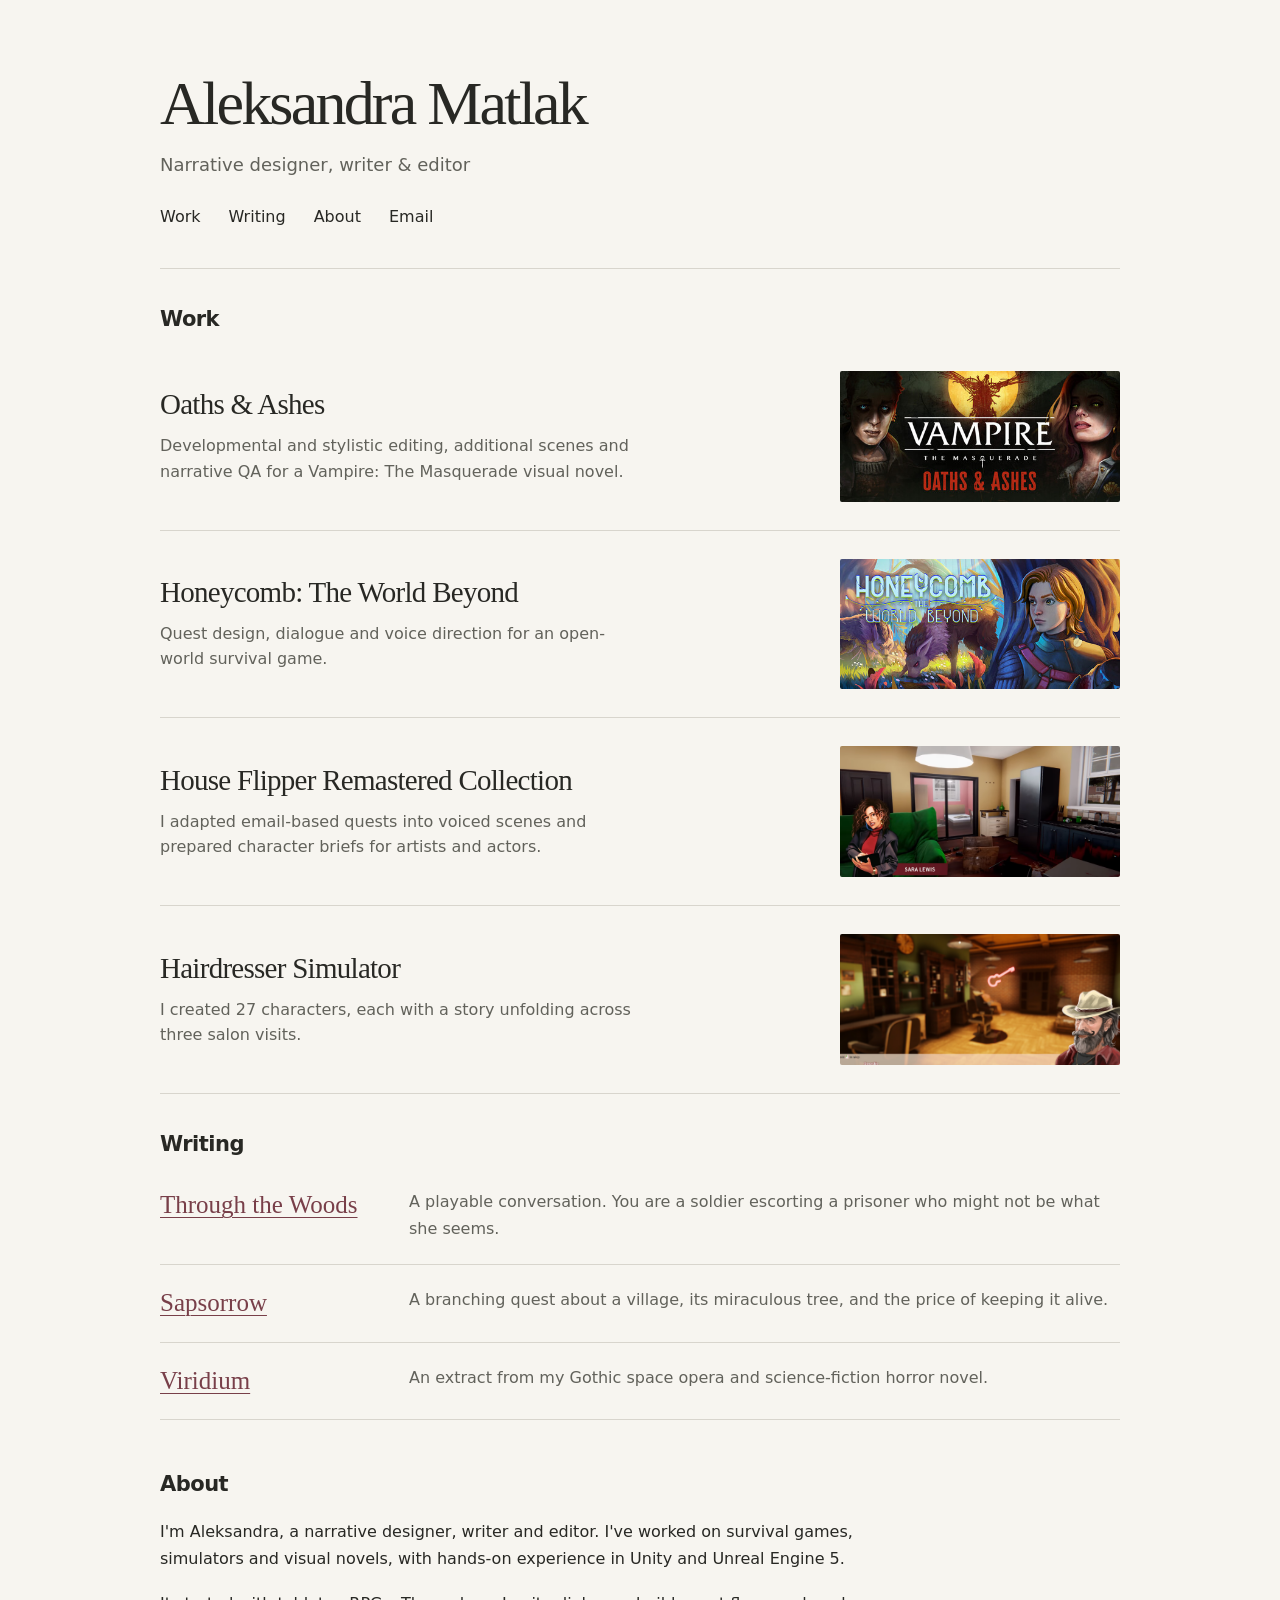
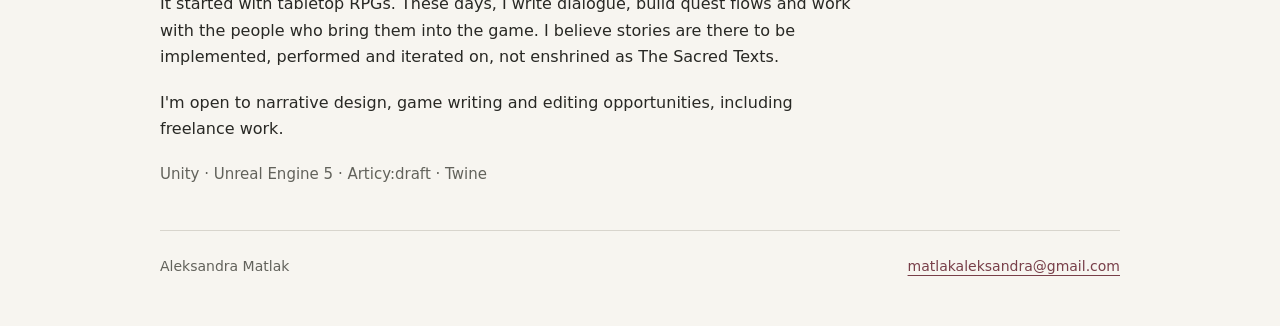
<file: index.html>
<!doctype html>
<html lang="en">
<head>
<meta charset="utf-8">
<meta name="viewport" content="width=device-width, initial-scale=1">
<title>Narrative designer, writer &amp; editor | Aleksandra Matlak</title>
<meta name="description" content="Game writing, narrative design and editing by Aleksandra Matlak. Explore commercial projects, playable dialogue and original fiction.">
<meta name="theme-color" content="#f7f5f0">
<meta name="google-site-verification" content="Sq1a5SdJUT8rtJiUaoS3WT-O1r0nAJLuoCb0HXONKi4">
<link rel="icon" href="assets/favicon.svg" type="image/svg+xml">
<link rel="stylesheet" href="styles.css">
</head>
<body>
<a class="skip-link" href="#main">Skip to content</a>
<div class="shell">
<header class="masthead"><h1>Aleksandra Matlak</h1><p class="role">Narrative designer, writer &amp; editor</p><nav class="nav" aria-label="Main"><a href="#work">Work</a><a href="#writing">Writing</a><a href="#about">About</a><a href="mailto:matlakaleksandra@gmail.com">Email</a></nav></header>
<main id="main"><section class="home-section" id="work" aria-labelledby="work-title"><h2 id="work-title">Work</h2><article class="project"><div><h3><a href="oaths-and-ashes.html">Oaths &amp; Ashes</a></h3><p>Developmental and stylistic editing, additional scenes and narrative QA for a Vampire: The Masquerade visual novel.</p></div><img src="assets/oaths-and-ashes.jpg" alt="Vampire: The Masquerade – Oaths &amp; Ashes cover artwork" width="460" height="215" fetchpriority=high></article><article class="project"><div><h3><a href="honeycomb.html">Honeycomb: The World Beyond</a></h3><p>Quest design, dialogue and voice direction for an open-world survival game.</p></div><img src="assets/honeycomb.jpg" alt="Honeycomb: The World Beyond cover artwork" width="460" height="215" loading=lazy></article><article class="project"><div><h3><a href="house-flipper.html">House Flipper Remastered Collection</a></h3><p>I adapted email-based quests into voiced scenes and prepared character briefs for artists and actors.</p></div><img src="assets/saralewishf.png" alt="A character scene from House Flipper Remastered Collection" width="460" height="215" loading=lazy></article><article class="project"><div><h3><a href="hairdresser-simulator.html">Hairdresser Simulator</a></h3><p>I created 27 characters, each with a story unfolding across three salon visits.</p></div><img src="assets/geordiehairdresser.png" alt="A character conversation in Hairdresser Simulator" width="460" height="215" loading=lazy></article></section>
<section class="home-section" id="writing" aria-labelledby="writing-title">
<h2 id="writing-title">Writing</h2>
<ul class="sample-list">
<li><a href="https://adlerlitz.itch.io/throughthewoods">Through the Woods</a><p>A playable conversation. You are a soldier escorting a prisoner who might not be what she seems.</p></li>
<li><a href="sapsorrow.html">Sapsorrow</a><p>A branching quest about a village, its miraculous tree, and the price of keeping it alive.</p></li>
<li><a href="viridium.html">Viridium</a><p>An extract from my Gothic space opera and science-fiction horror novel.</p></li>
</ul></section>
<section class="home-section about" id="about" aria-labelledby="about-title">
<h2 id="about-title">About</h2>
<p>I'm Aleksandra, a narrative designer, writer and editor. I've worked on survival games, simulators and visual novels, with hands-on experience in Unity and Unreal Engine 5.</p>
<p>It started with tabletop RPGs. These days, I write dialogue, build quest flows and work with the people who bring them into the game. I believe stories are there to be implemented, performed and iterated on, not enshrined as The Sacred Texts.</p>
<p>I'm open to narrative design, game writing and editing opportunities, including freelance work.</p>
<p class="tools">Unity · Unreal Engine 5 · Articy:draft · Twine</p>
</section></main>
<footer class="footer"><p>Aleksandra Matlak</p><a href="mailto:matlakaleksandra@gmail.com">matlakaleksandra@gmail.com</a></footer>
</div>
</body>
</html>
</file>
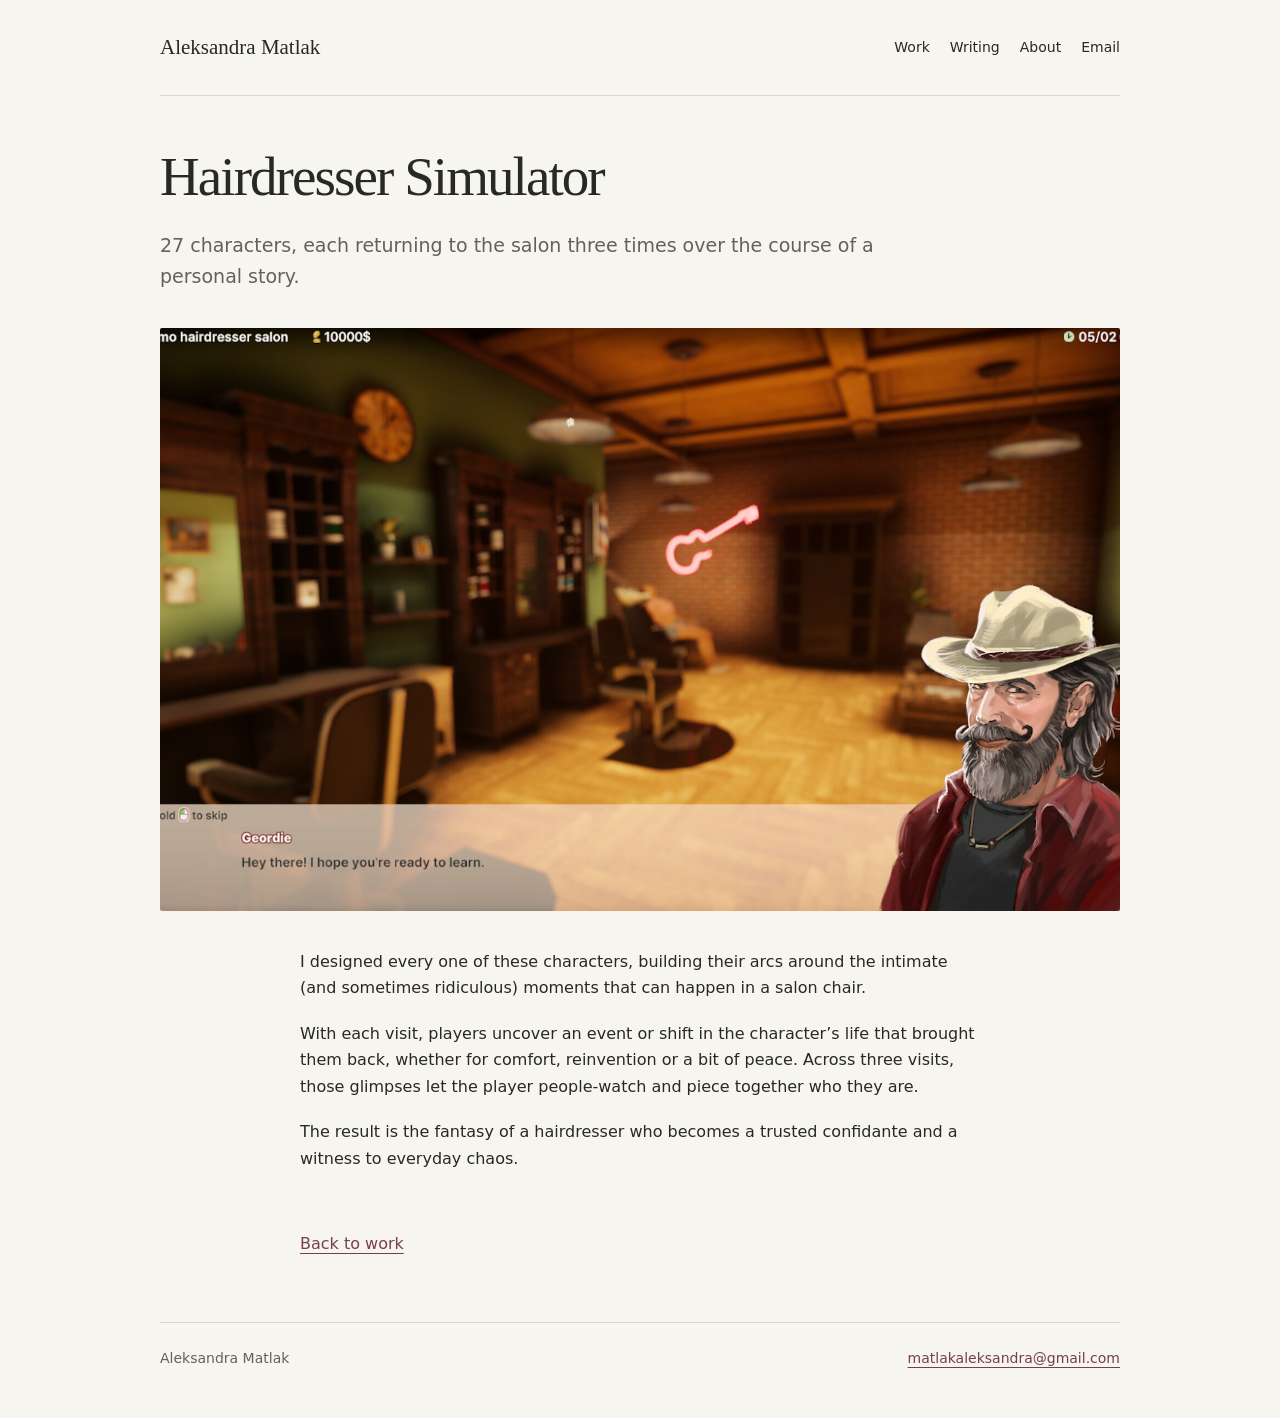
<file: hairdresser-simulator.html>
<!doctype html>
<html lang="en">
<head>
<meta charset="utf-8">
<meta name="viewport" content="width=device-width, initial-scale=1">
<title>Hairdresser Simulator | Aleksandra Matlak</title>
<meta name="description" content="27 characters, each returning to the salon three times over the course of a personal story.">
<meta name="theme-color" content="#f7f5f0">
<meta name="google-site-verification" content="Sq1a5SdJUT8rtJiUaoS3WT-O1r0nAJLuoCb0HXONKi4">
<link rel="icon" href="assets/favicon.svg" type="image/svg+xml">
<link rel="stylesheet" href="styles.css">
</head>
<body>
<a class="skip-link" href="#main">Skip to content</a>
<div class="shell">
<header class="page-header"><a class="home-link" href="index.html">Aleksandra Matlak</a><nav class="nav" aria-label="Main"><a href="index.html#work">Work</a><a href="index.html#writing">Writing</a><a href="index.html#about">About</a><a href="mailto:matlakaleksandra@gmail.com">Email</a></nav></header>
<main id="main"><article class="article"><header><h1>Hairdresser Simulator</h1><p class="intro">27 characters, each returning to the salon three times over the course of a personal story.</p></header><figure class="wide-image"><img src="assets/geordiehairdresser.png" alt="A character conversation in Hairdresser Simulator"></figure><div class="prose">
<p>I designed every one of these characters, building their arcs around the intimate (and sometimes ridiculous) moments that can happen in a salon chair.</p>
<p>With each visit, players uncover an event or shift in the character’s life that brought them back, whether for comfort, reinvention or a bit of peace. Across three visits, those glimpses let the player people-watch and piece together who they are.</p>
<p>The result is the fantasy of a hairdresser who becomes a trusted confidante and a witness to everyday chaos.</p>
<a class="back-link" href="index.html#work">Back to work</a></div></article></main>
<footer class="footer"><p>Aleksandra Matlak</p><a href="mailto:matlakaleksandra@gmail.com">matlakaleksandra@gmail.com</a></footer>
</div>
</body>
</html>
</file>
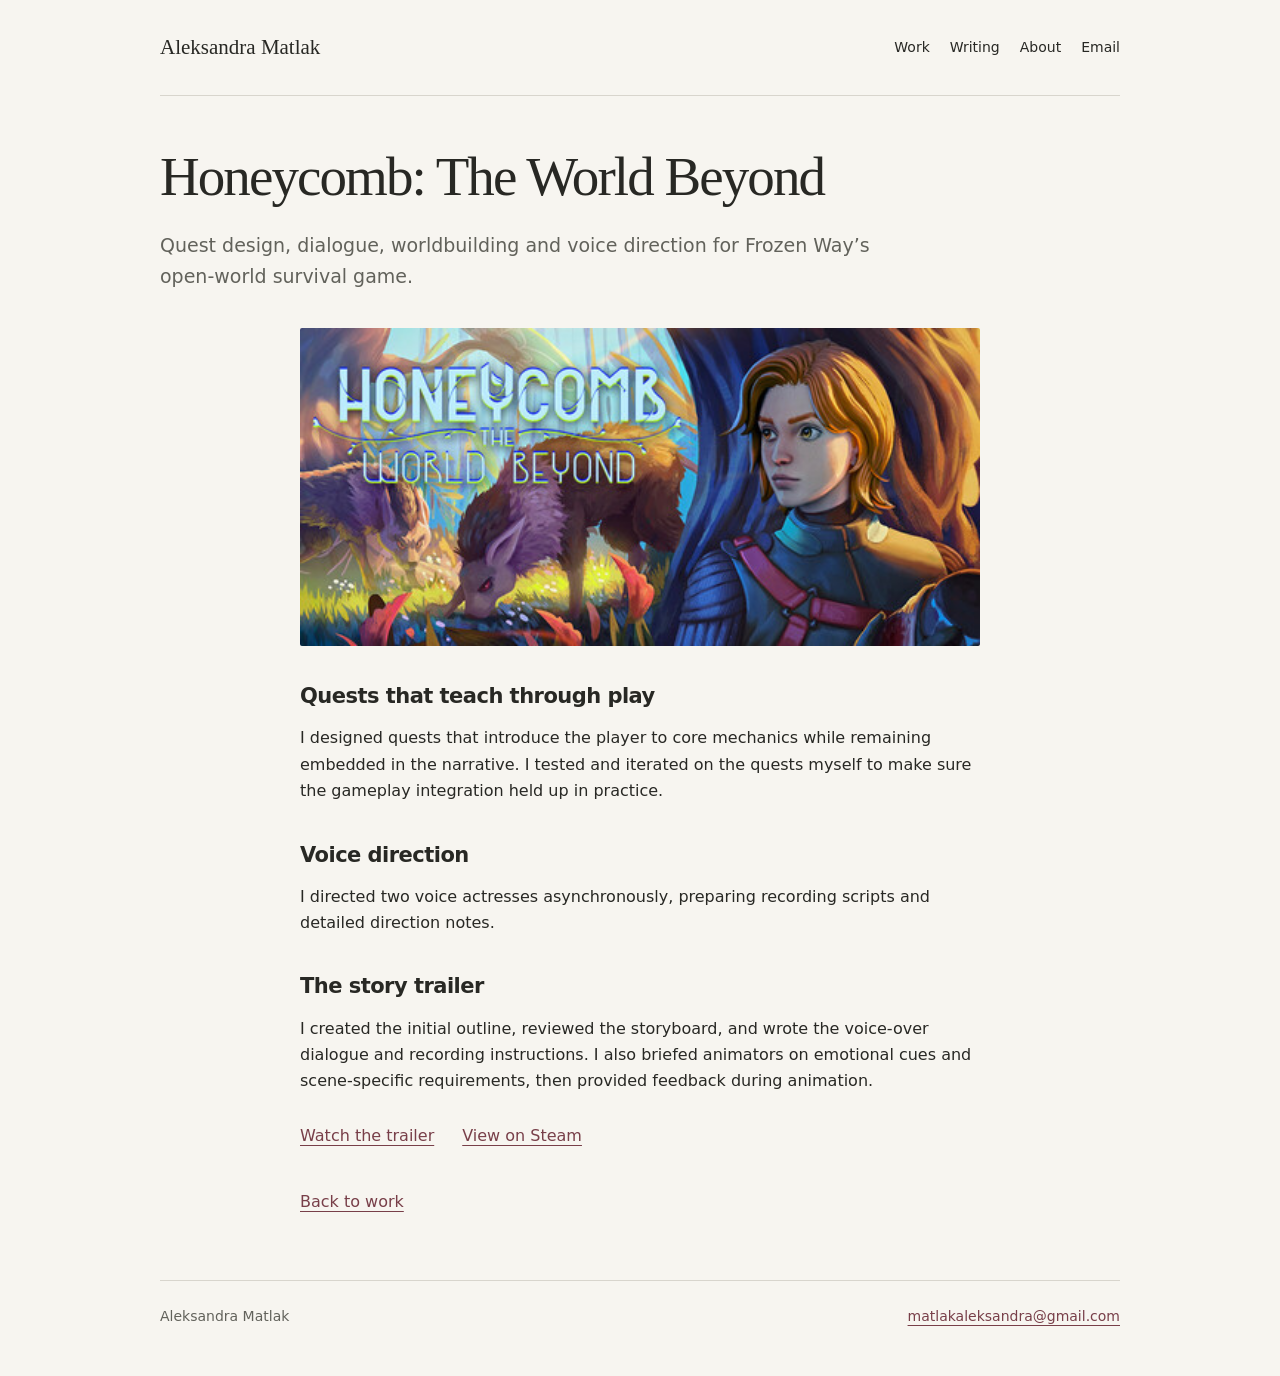
<file: honeycomb.html>
<!doctype html>
<html lang="en">
<head>
<meta charset="utf-8">
<meta name="viewport" content="width=device-width, initial-scale=1">
<title>Honeycomb: The World Beyond | Aleksandra Matlak</title>
<meta name="description" content="Quest design, dialogue, worldbuilding and voice direction for Frozen Way’s open-world survival game.">
<meta name="theme-color" content="#f7f5f0">
<meta name="google-site-verification" content="Sq1a5SdJUT8rtJiUaoS3WT-O1r0nAJLuoCb0HXONKi4">
<link rel="icon" href="assets/favicon.svg" type="image/svg+xml">
<link rel="stylesheet" href="styles.css">
</head>
<body>
<a class="skip-link" href="#main">Skip to content</a>
<div class="shell">
<header class="page-header"><a class="home-link" href="index.html">Aleksandra Matlak</a><nav class="nav" aria-label="Main"><a href="index.html#work">Work</a><a href="index.html#writing">Writing</a><a href="index.html#about">About</a><a href="mailto:matlakaleksandra@gmail.com">Email</a></nav></header>
<main id="main"><article class="article"><header><h1>Honeycomb: The World Beyond</h1><p class="intro">Quest design, dialogue, worldbuilding and voice direction for Frozen Way’s open-world survival game.</p></header><figure class="wide-image cover-image"><img src="assets/honeycomb.jpg" alt="Honeycomb: The World Beyond cover artwork"></figure><div class="prose">
<h2>Quests that teach through play</h2>
<p>I designed quests that introduce the player to core mechanics while remaining embedded in the narrative. I tested and iterated on the quests myself to make sure the gameplay integration held up in practice.</p>
<h2>Voice direction</h2>
<p>I directed two voice actresses asynchronously, preparing recording scripts and detailed direction notes.</p>
<h2>The story trailer</h2>
<p>I created the initial outline, reviewed the storyboard, and wrote the voice-over dialogue and recording instructions. I also briefed animators on emotional cues and scene-specific requirements, then provided feedback during animation.</p>
<div class="actions"><a href="https://www.youtube.com/watch?v=0jmrlvMFwjc">Watch the trailer</a><a href="https://store.steampowered.com/app/1510440/">View on Steam</a></div>
<a class="back-link" href="index.html#work">Back to work</a></div></article></main>
<footer class="footer"><p>Aleksandra Matlak</p><a href="mailto:matlakaleksandra@gmail.com">matlakaleksandra@gmail.com</a></footer>
</div>
</body>
</html>
</file>
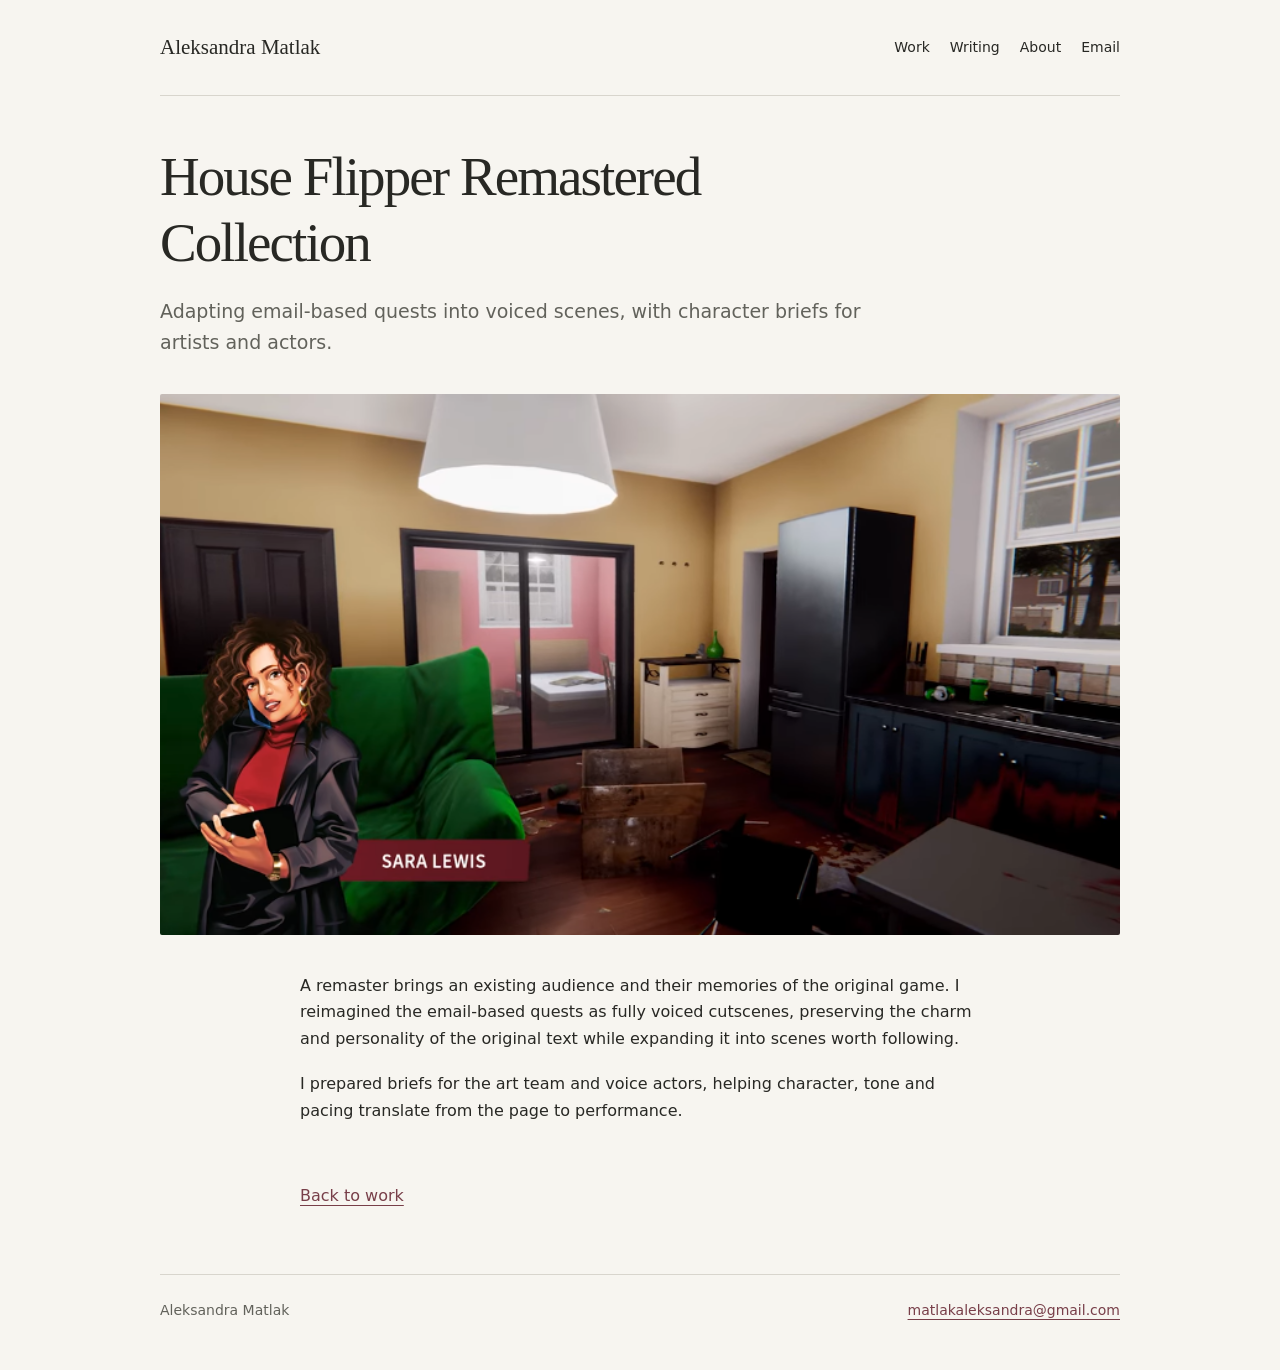
<file: house-flipper.html>
<!doctype html>
<html lang="en">
<head>
<meta charset="utf-8">
<meta name="viewport" content="width=device-width, initial-scale=1">
<title>House Flipper Remastered Collection | Aleksandra Matlak</title>
<meta name="description" content="Adapting email-based quests into voiced scenes, with character briefs for artists and actors.">
<meta name="theme-color" content="#f7f5f0">
<meta name="google-site-verification" content="Sq1a5SdJUT8rtJiUaoS3WT-O1r0nAJLuoCb0HXONKi4">
<link rel="icon" href="assets/favicon.svg" type="image/svg+xml">
<link rel="stylesheet" href="styles.css">
</head>
<body>
<a class="skip-link" href="#main">Skip to content</a>
<div class="shell">
<header class="page-header"><a class="home-link" href="index.html">Aleksandra Matlak</a><nav class="nav" aria-label="Main"><a href="index.html#work">Work</a><a href="index.html#writing">Writing</a><a href="index.html#about">About</a><a href="mailto:matlakaleksandra@gmail.com">Email</a></nav></header>
<main id="main"><article class="article"><header><h1>House Flipper Remastered Collection</h1><p class="intro">Adapting email-based quests into voiced scenes, with character briefs for artists and actors.</p></header><figure class="wide-image"><img src="assets/saralewishf.png" alt="A character scene from House Flipper Remastered Collection"></figure><div class="prose">
<p>A remaster brings an existing audience and their memories of the original game. I reimagined the email-based quests as fully voiced cutscenes, preserving the charm and personality of the original text while expanding it into scenes worth following.</p>
<p>I prepared briefs for the art team and voice actors, helping character, tone and pacing translate from the page to performance.</p>
<a class="back-link" href="index.html#work">Back to work</a></div></article></main>
<footer class="footer"><p>Aleksandra Matlak</p><a href="mailto:matlakaleksandra@gmail.com">matlakaleksandra@gmail.com</a></footer>
</div>
</body>
</html>
</file>
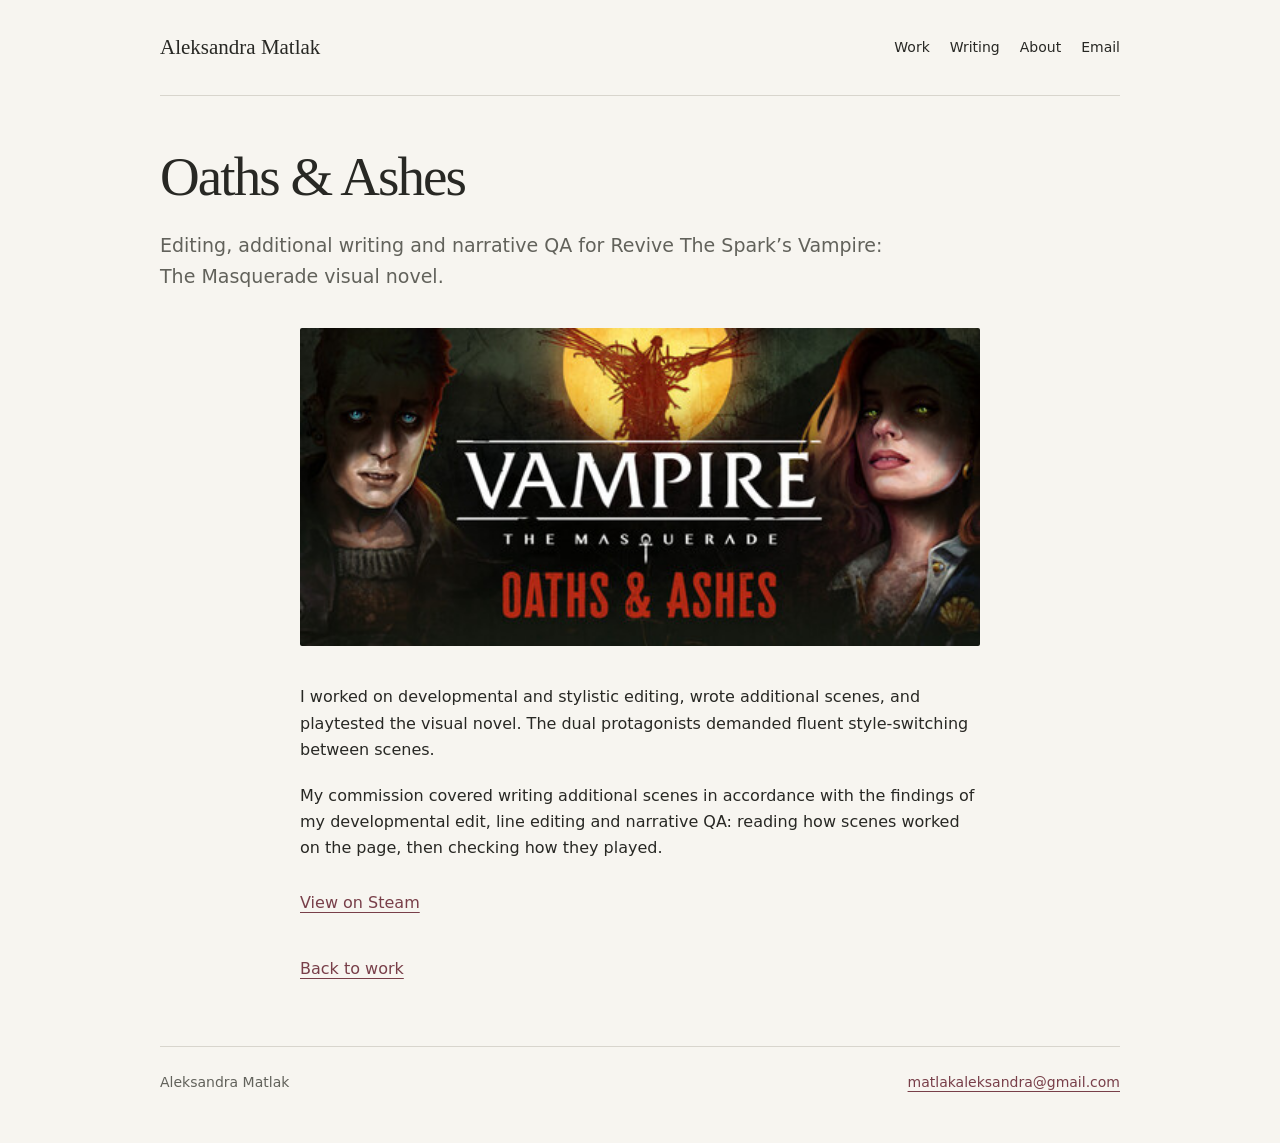
<file: oaths-and-ashes.html>
<!doctype html>
<html lang="en">
<head>
<meta charset="utf-8">
<meta name="viewport" content="width=device-width, initial-scale=1">
<title>Oaths &amp;amp; Ashes | Aleksandra Matlak</title>
<meta name="description" content="Editing, additional writing and narrative QA for Revive The Spark’s Vampire: The Masquerade visual novel.">
<meta name="theme-color" content="#f7f5f0">
<meta name="google-site-verification" content="Sq1a5SdJUT8rtJiUaoS3WT-O1r0nAJLuoCb0HXONKi4">
<link rel="icon" href="assets/favicon.svg" type="image/svg+xml">
<link rel="stylesheet" href="styles.css">
</head>
<body>
<a class="skip-link" href="#main">Skip to content</a>
<div class="shell">
<header class="page-header"><a class="home-link" href="index.html">Aleksandra Matlak</a><nav class="nav" aria-label="Main"><a href="index.html#work">Work</a><a href="index.html#writing">Writing</a><a href="index.html#about">About</a><a href="mailto:matlakaleksandra@gmail.com">Email</a></nav></header>
<main id="main"><article class="article"><header><h1>Oaths &amp; Ashes</h1><p class="intro">Editing, additional writing and narrative QA for Revive The Spark’s Vampire: The Masquerade visual novel.</p></header><figure class="wide-image cover-image"><img src="assets/oaths-and-ashes.jpg" alt="Vampire: The Masquerade – Oaths &amp; Ashes cover artwork"></figure><div class="prose">
<p>I worked on developmental and stylistic editing, wrote additional scenes, and playtested the visual novel. The dual protagonists demanded fluent style-switching between scenes.</p>
<p>My commission covered writing additional scenes in accordance with the findings of my developmental edit, line editing and narrative QA: reading how scenes worked on the page, then checking how they played.</p>
<div class="actions"><a href="https://store.steampowered.com/app/4191110/">View on Steam</a></div>
<a class="back-link" href="index.html#work">Back to work</a></div></article></main>
<footer class="footer"><p>Aleksandra Matlak</p><a href="mailto:matlakaleksandra@gmail.com">matlakaleksandra@gmail.com</a></footer>
</div>
</body>
</html>
</file>
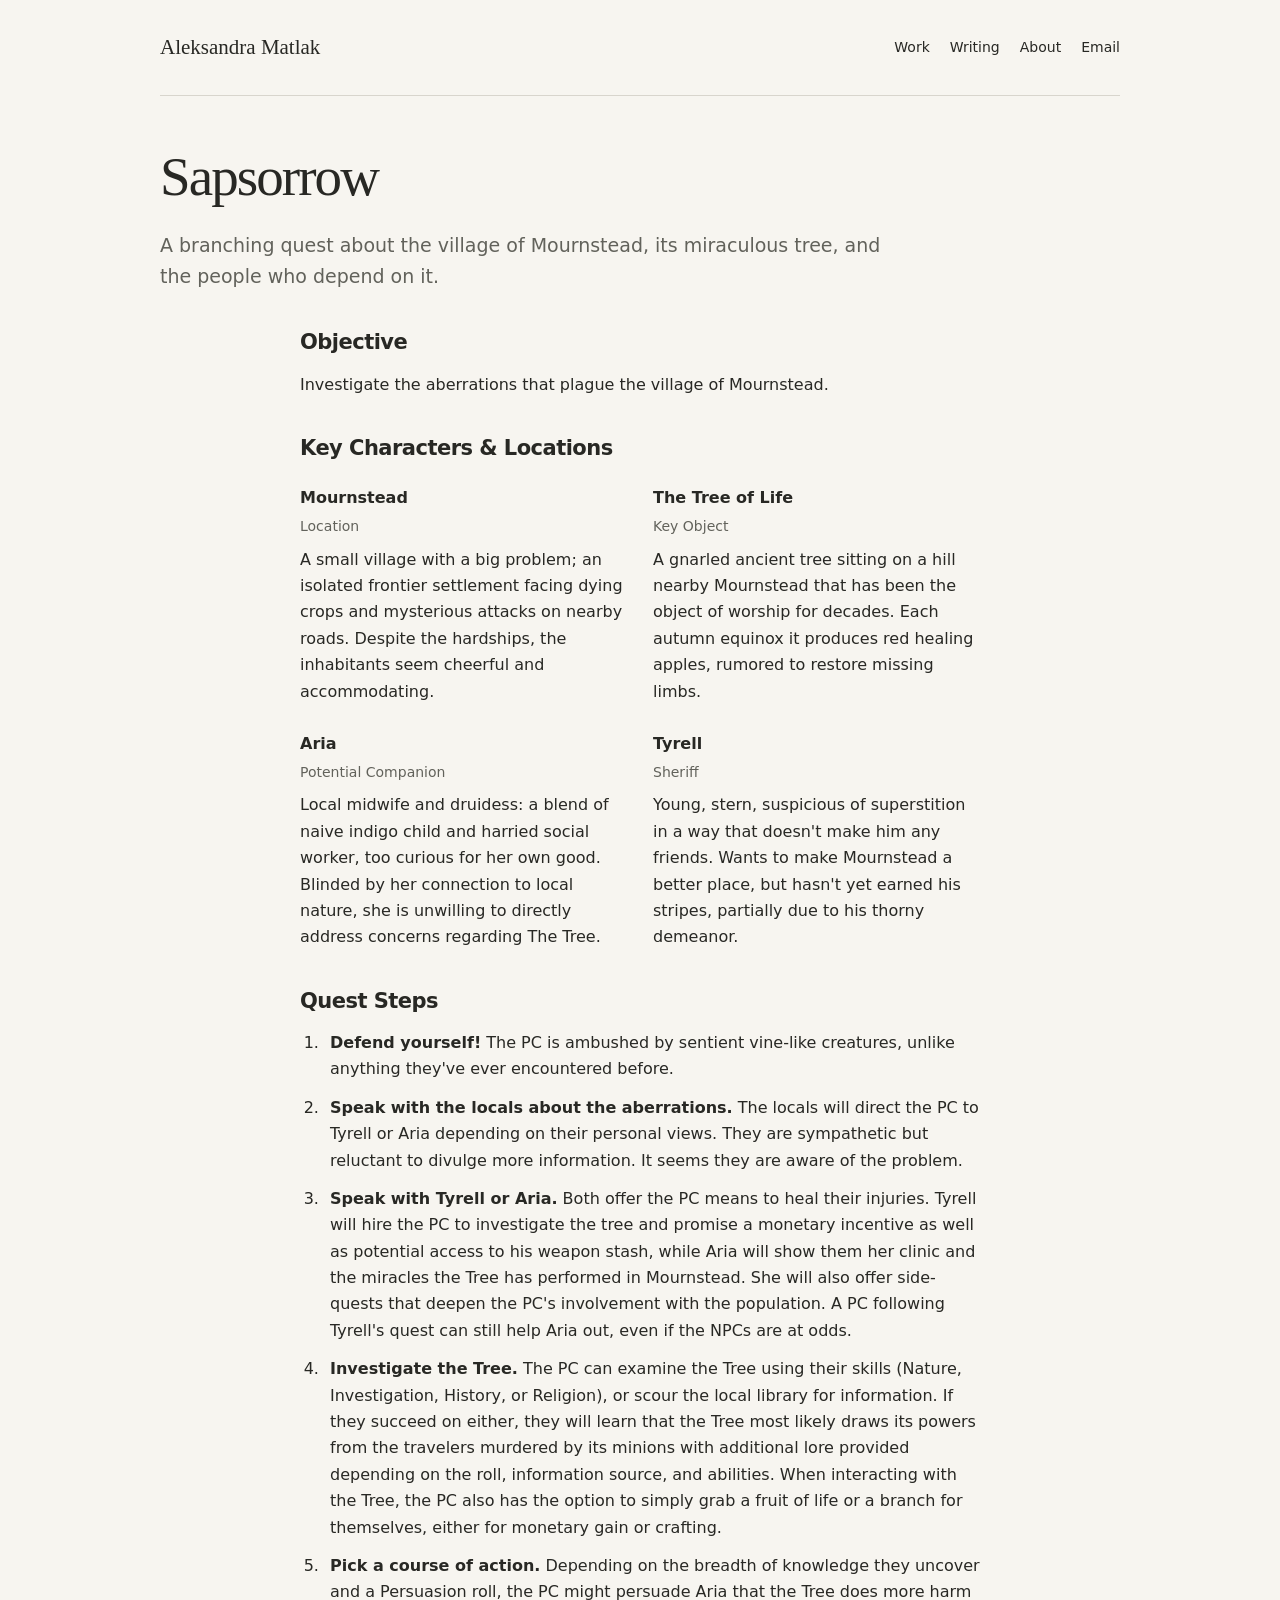
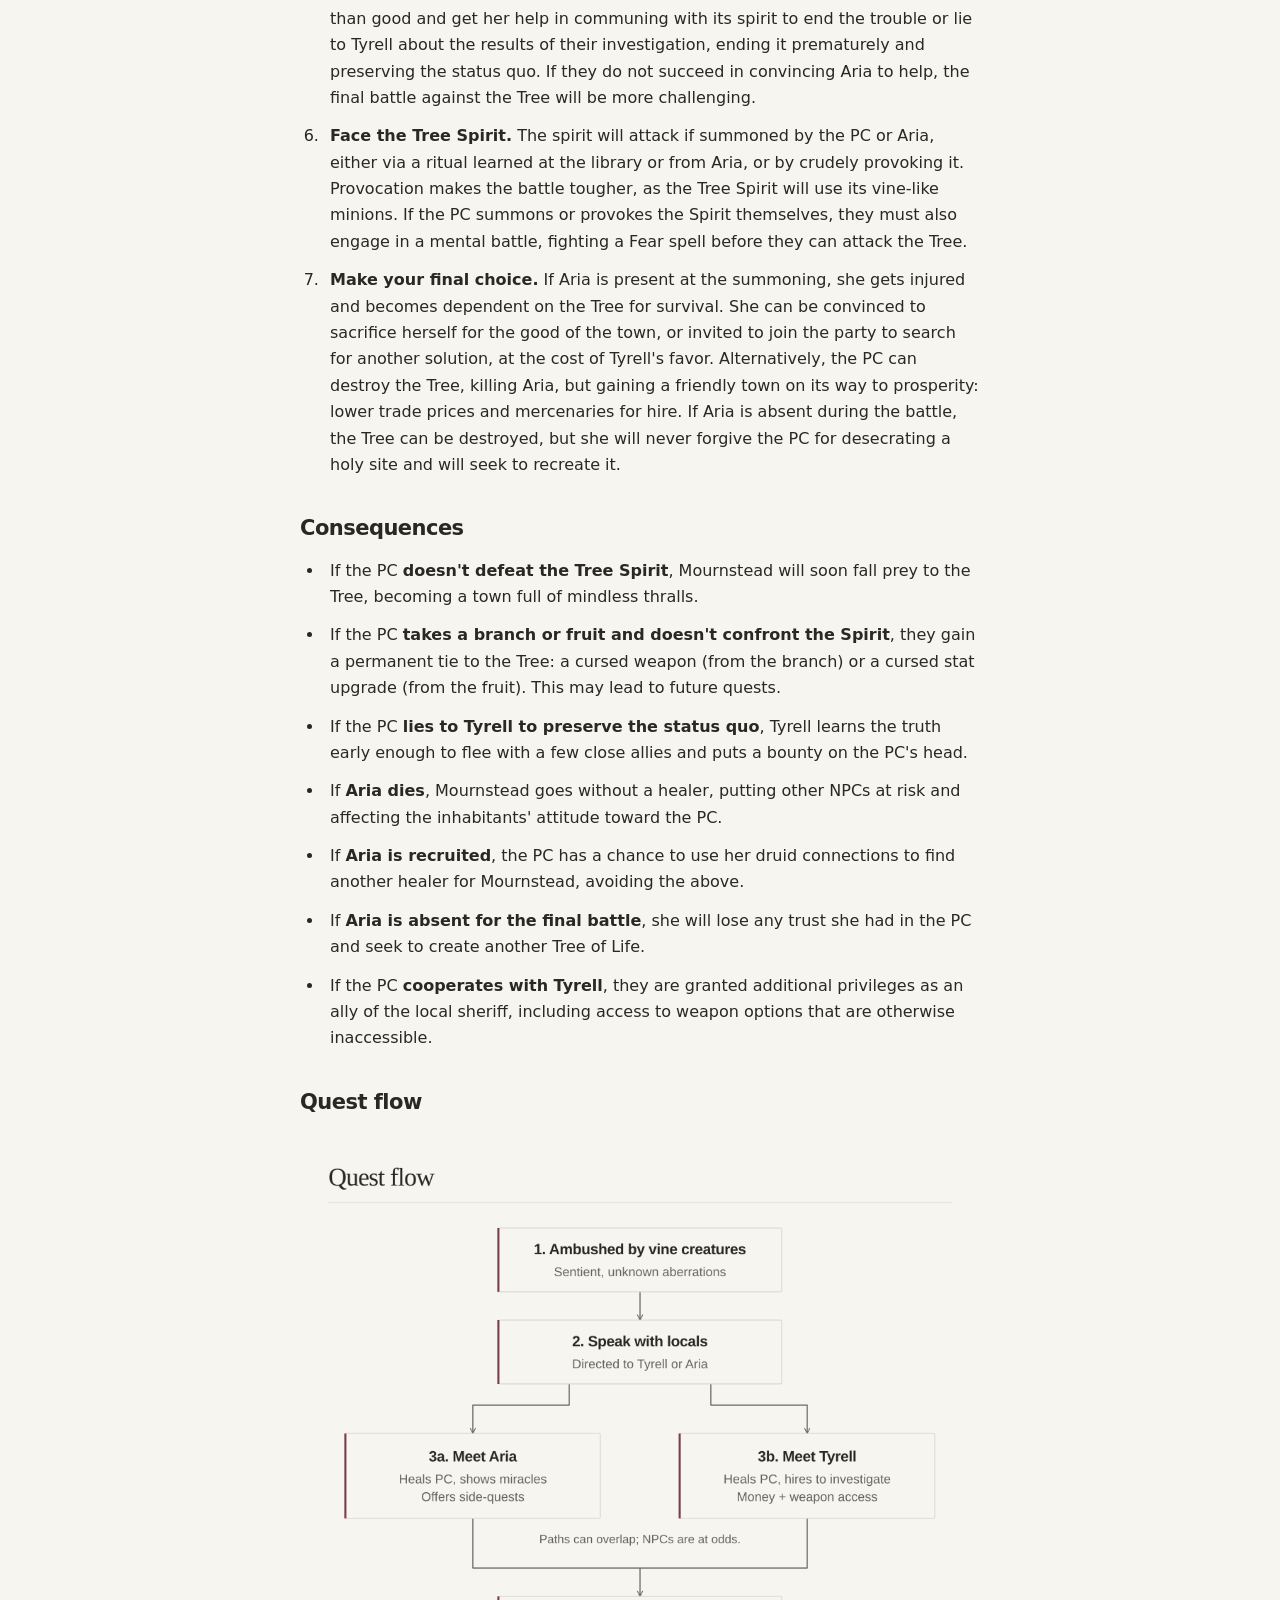
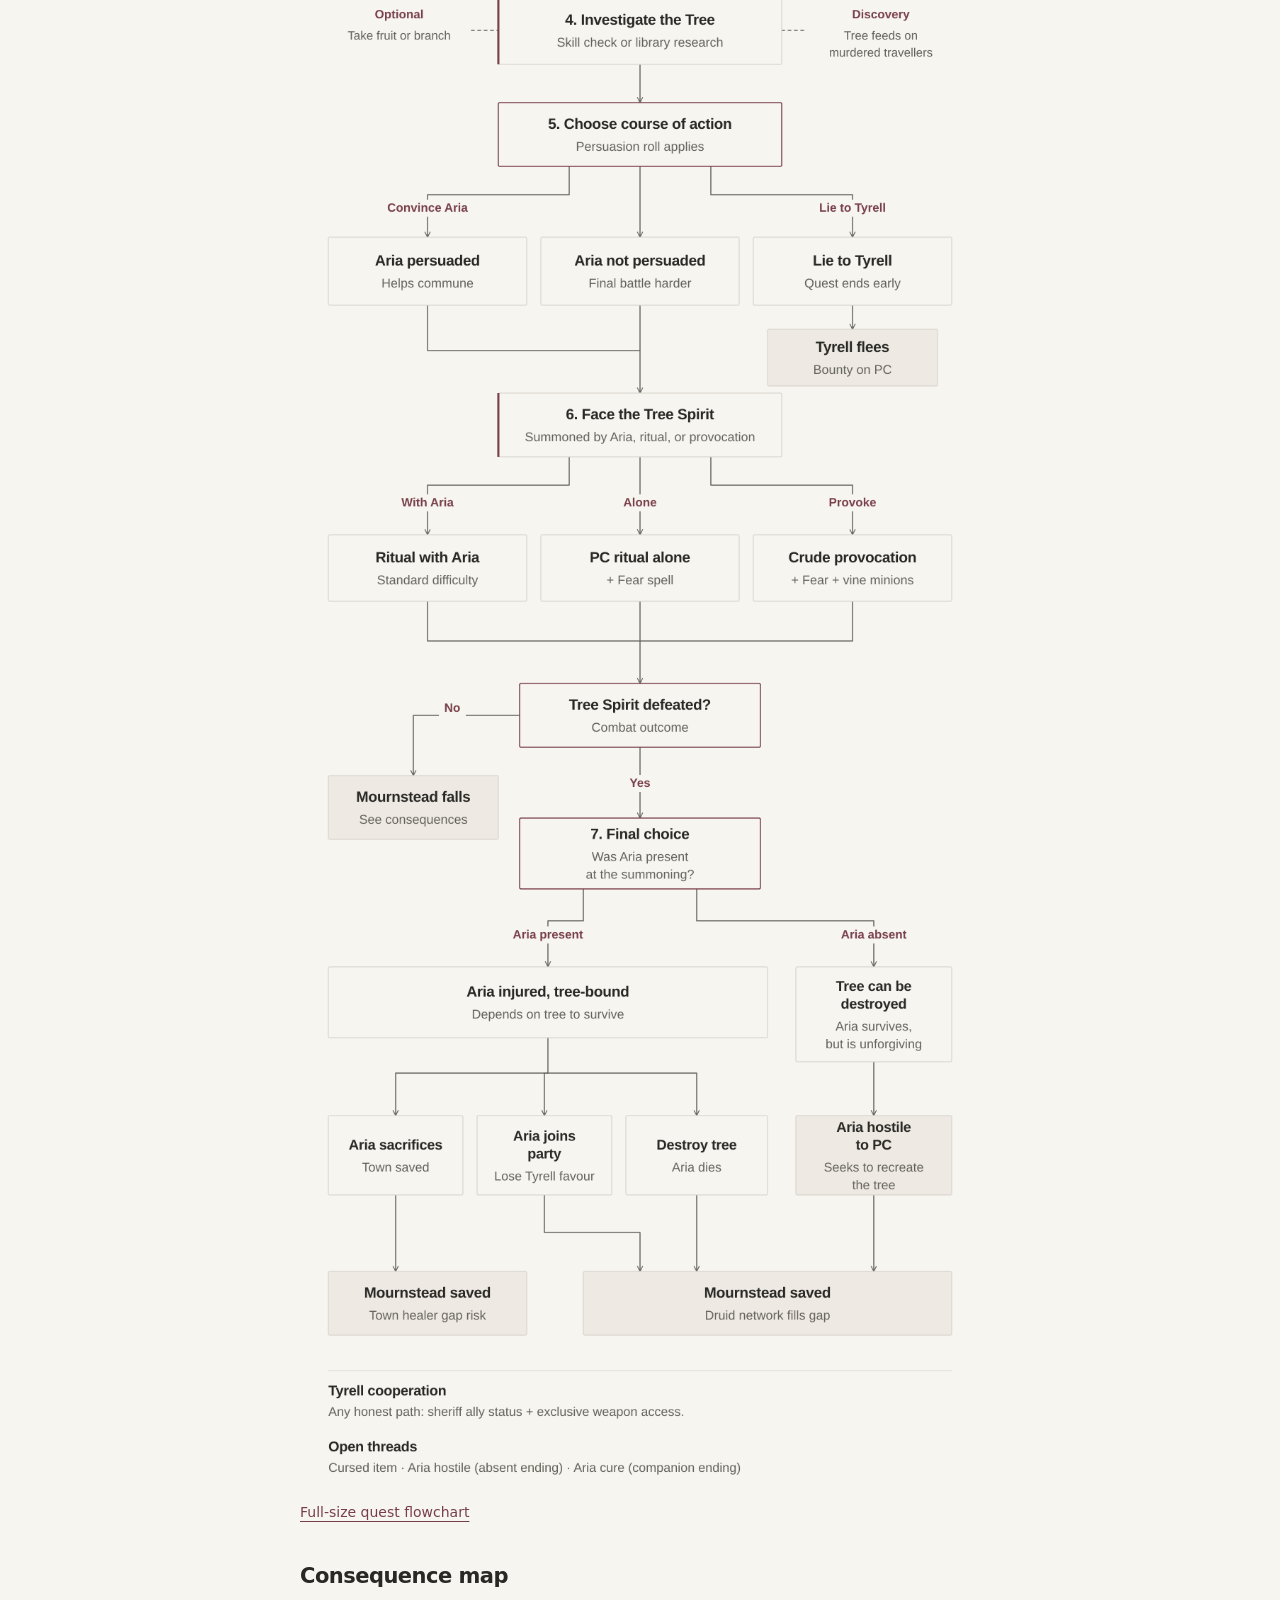
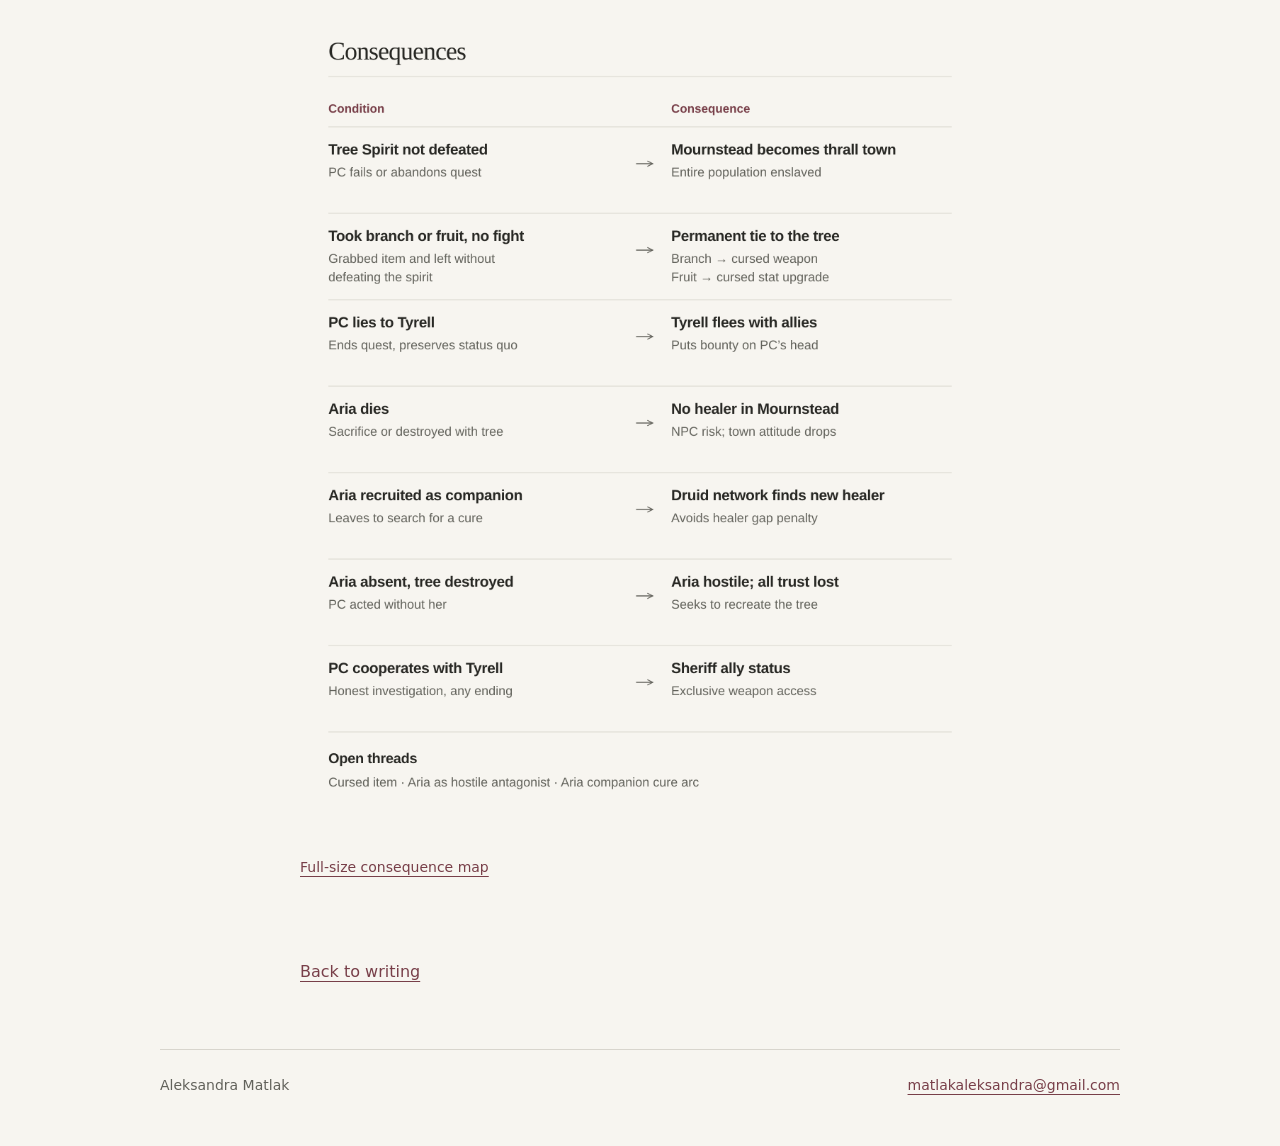
<file: sapsorrow.html>
<!doctype html>
<html lang="en">
<head>
<meta charset="utf-8">
<meta name="viewport" content="width=device-width, initial-scale=1">
<title>Sapsorrow | Aleksandra Matlak</title>
<meta name="description" content="A branching quest about the village of Mournstead, its miraculous tree, and the people who depend on it.">
<meta name="theme-color" content="#f7f5f0">
<meta name="google-site-verification" content="Sq1a5SdJUT8rtJiUaoS3WT-O1r0nAJLuoCb0HXONKi4">
<link rel="icon" href="assets/favicon.svg" type="image/svg+xml">
<link rel="stylesheet" href="styles.css">
</head>
<body>
<a class="skip-link" href="#main">Skip to content</a>
<div class="shell">
<header class="page-header"><a class="home-link" href="index.html">Aleksandra Matlak</a><nav class="nav" aria-label="Main"><a href="index.html#work">Work</a><a href="index.html#writing">Writing</a><a href="index.html#about">About</a><a href="mailto:matlakaleksandra@gmail.com">Email</a></nav></header>
<main id="main"><article class="article"><header><h1>Sapsorrow</h1><p class="intro">A branching quest about the village of Mournstead, its miraculous tree, and the people who depend on it.</p></header><div class="prose"><h2>Objective</h2>
        <p>Investigate the aberrations that plague the village of Mournstead.</p>

        <h2>Key Characters &amp; Locations</h2>
        <div class="entity-grid">
          <div class="entity-card">
            <p class="entity-name">Mournstead</p>
            <p class="entity-role">Location</p>
            <p class="entity-desc">A small village with a big problem; an isolated frontier settlement facing dying crops and mysterious attacks on nearby roads. Despite the hardships, the inhabitants seem cheerful and accommodating.</p>
          </div>
          <div class="entity-card">
            <p class="entity-name">The Tree of Life</p>
            <p class="entity-role">Key Object</p>
            <p class="entity-desc">A gnarled ancient tree sitting on a hill nearby Mournstead that has been the object of worship for decades. Each autumn equinox it produces red healing apples, rumored to restore missing limbs.</p>
          </div>
          <div class="entity-card">
            <p class="entity-name">Aria</p>
            <p class="entity-role">Potential Companion</p>
            <p class="entity-desc">Local midwife and druidess: a blend of naive indigo child and harried social worker, too curious for her own good. Blinded by her connection to local nature, she is unwilling to directly address concerns regarding The Tree.</p>
          </div>
          <div class="entity-card">
            <p class="entity-name">Tyrell</p>
            <p class="entity-role">Sheriff</p>
            <p class="entity-desc">Young, stern, suspicious of superstition in a way that doesn't make him any friends. Wants to make Mournstead a better place, but hasn't yet earned his stripes, partially due to his thorny demeanor.</p>
          </div>
        </div>

        <h2>Quest Steps</h2>
        <ol class="quest-steps">
          <li class="quest-step">
            
            <p class="step-text"><strong>Defend yourself!</strong> The PC is ambushed by sentient vine-like creatures, unlike anything they've ever encountered before.</p>
          </li>
          <li class="quest-step">
            
            <p class="step-text"><strong>Speak with the locals about the aberrations.</strong> The locals will direct the PC to Tyrell or Aria depending on their personal views. They are sympathetic but reluctant to divulge more information. It seems they are aware of the problem.</p>
          </li>
          <li class="quest-step">
            
            <p class="step-text"><strong>Speak with Tyrell or Aria.</strong> Both offer the PC means to heal their injuries. Tyrell will hire the PC to investigate the tree and promise a monetary incentive as well as potential access to his weapon stash, while Aria will show them her clinic and the miracles the Tree has performed in Mournstead. She will also offer side-quests that deepen the PC's involvement with the population. A PC following Tyrell's quest can still help Aria out, even if the NPCs are at odds.</p>
          </li>
          <li class="quest-step">
            
            <p class="step-text"><strong>Investigate the Tree.</strong> The PC can examine the Tree using their skills (Nature, Investigation, History, or Religion), or scour the local library for information. If they succeed on either, they will learn that the Tree most likely draws its powers from the travelers murdered by its minions with additional lore provided depending on the roll, information source, and abilities. When interacting with the Tree, the PC also has the option to simply grab a fruit of life or a branch for themselves, either for monetary gain or crafting.</p>
          </li>
          <li class="quest-step">
            
            <p class="step-text"><strong>Pick a course of action.</strong> Depending on the breadth of knowledge they uncover and a Persuasion roll, the PC might persuade Aria that the Tree does more harm than good and get her help in communing with its spirit to end the trouble or lie to Tyrell about the results of their investigation, ending it prematurely and preserving the status quo. If they do not succeed in convincing Aria to help, the final battle against the Tree will be more challenging.</p>
          </li>
          <li class="quest-step">
            
            <p class="step-text"><strong>Face the Tree Spirit.</strong> The spirit will attack if summoned by the PC or Aria, either via a ritual learned at the library or from Aria, or by crudely provoking it. Provocation makes the battle tougher, as the Tree Spirit will use its vine-like minions. If the PC summons or provokes the Spirit themselves, they must also engage in a mental battle, fighting a Fear spell before they can attack the Tree.</p>
          </li>
          <li class="quest-step">
            
            <p class="step-text"><strong>Make your final choice.</strong> If Aria is present at the summoning, she gets injured and becomes dependent on the Tree for survival. She can be convinced to sacrifice herself for the good of the town, or invited to join the party to search for another solution, at the cost of Tyrell's favor. Alternatively, the PC can destroy the Tree, killing Aria, but gaining a friendly town on its way to prosperity: lower trade prices and mercenaries for hire. If Aria is absent during the battle, the Tree can be destroyed, but she will never forgive the PC for desecrating a holy site and will seek to recreate it.</p>
          </li>
        </ol>

        <h2>Consequences</h2>
        <ul class="quest-steps">
          <li class="quest-step">
            
            <p class="step-text">If the PC <strong>doesn't defeat the Tree Spirit</strong>, Mournstead will soon fall prey to the Tree, becoming a town full of mindless thralls.</p>
          </li>
          <li class="quest-step">
            
            <p class="step-text">If the PC <strong>takes a branch or fruit and doesn't confront the Spirit</strong>, they gain a permanent tie to the Tree: a cursed weapon (from the branch) or a cursed stat upgrade (from the fruit). This may lead to future quests.</p>
          </li>
          <li class="quest-step">
            
            <p class="step-text">If the PC <strong>lies to Tyrell to preserve the status quo</strong>, Tyrell learns the truth early enough to flee with a few close allies and puts a bounty on the PC's head.</p>
          </li>
          <li class="quest-step">
            
            <p class="step-text">If <strong>Aria dies</strong>, Mournstead goes without a healer, putting other NPCs at risk and affecting the inhabitants' attitude toward the PC.</p>
          </li>
          <li class="quest-step">
            
            <p class="step-text">If <strong>Aria is recruited</strong>, the PC has a chance to use her druid connections to find another healer for Mournstead, avoiding the above.</p>
          </li>
          <li class="quest-step">
            
            <p class="step-text">If <strong>Aria is absent for the final battle</strong>, she will lose any trust she had in the PC and seek to create another Tree of Life.</p>
          </li>
          <li class="quest-step">
            
            <p class="step-text">If the PC <strong>cooperates with Tyrell</strong>, they are granted additional privileges as an ally of the local sheriff, including access to weapon options that are otherwise inaccessible.</p>
          </li>
        </ul>
      <h2>Quest flow</h2><figure class="diagram"><a href="assets/mournstead_light.png" aria-label="Open full-size Sapsorrow quest flowchart"><img src="assets/mournstead_light.png" loading="lazy" alt="Branching quest flow for Sapsorrow; the quest steps above describe its paths."></a><figcaption><a href="assets/mournstead_light.png">Full-size quest flowchart</a></figcaption></figure>
<h2>Consequence map</h2><figure class="diagram"><a href="assets/mournstead_consequences_light.png" aria-label="Open full-size Sapsorrow consequence map"><img src="assets/mournstead_consequences_light.png" loading="lazy" alt="Sapsorrow consequence map; the consequences above provide a text version."></a><figcaption><a href="assets/mournstead_consequences_light.png">Full-size consequence map</a></figcaption></figure><a class="back-link" href="index.html#writing">Back to writing</a></div></article></main>
<footer class="footer"><p>Aleksandra Matlak</p><a href="mailto:matlakaleksandra@gmail.com">matlakaleksandra@gmail.com</a></footer>
</div>
</body>
</html>
</file>
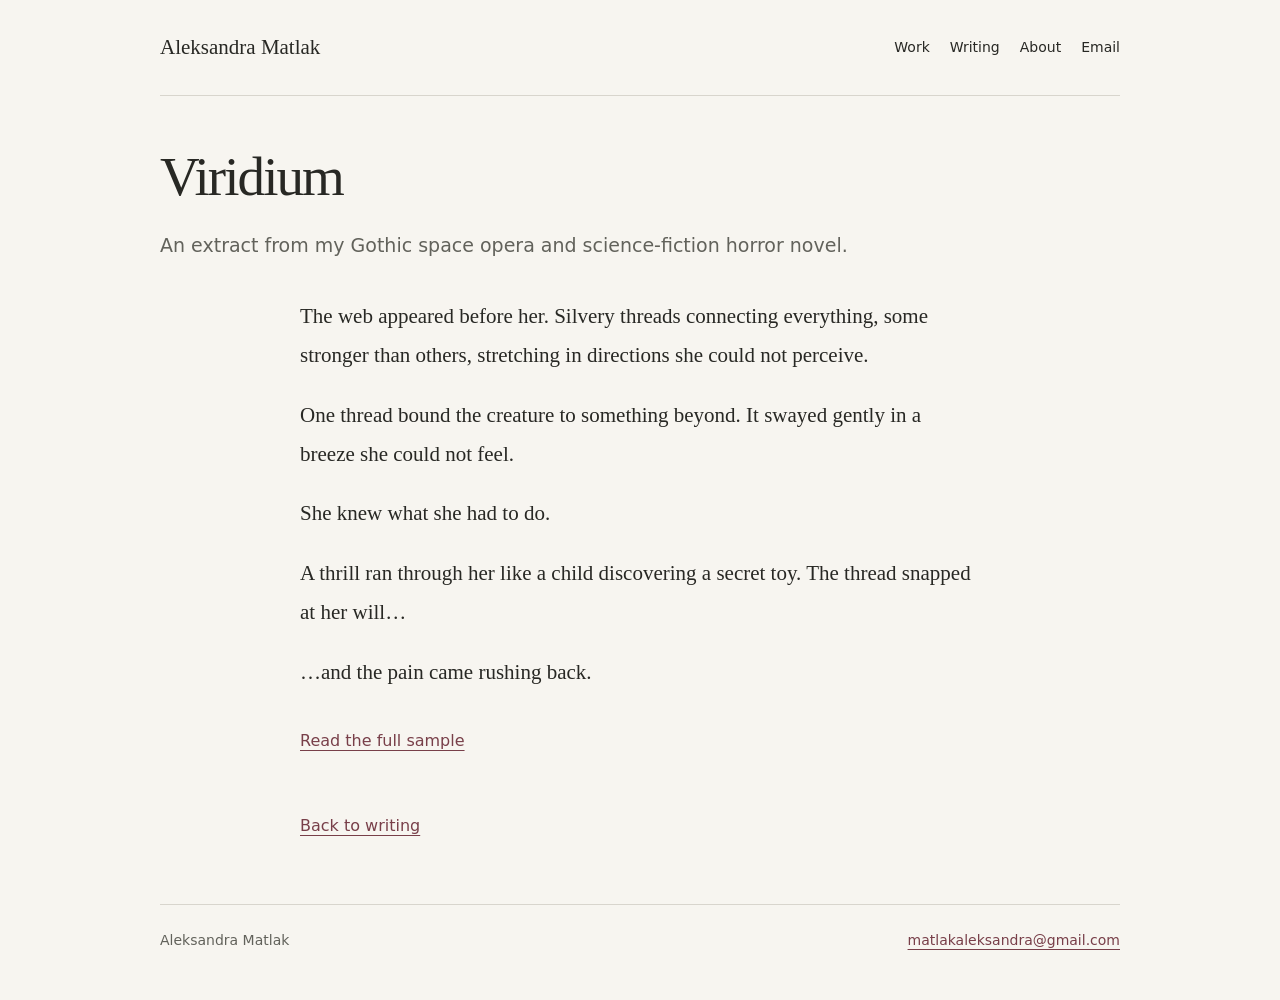
<file: viridium.html>
<!doctype html>
<html lang="en">
<head>
<meta charset="utf-8">
<meta name="viewport" content="width=device-width, initial-scale=1">
<title>Viridium | Aleksandra Matlak</title>
<meta name="description" content="An extract from my Gothic space opera and science-fiction horror novel.">
<meta name="theme-color" content="#f7f5f0">
<meta name="google-site-verification" content="Sq1a5SdJUT8rtJiUaoS3WT-O1r0nAJLuoCb0HXONKi4">
<link rel="icon" href="assets/favicon.svg" type="image/svg+xml">
<link rel="stylesheet" href="styles.css">
</head>
<body>
<a class="skip-link" href="#main">Skip to content</a>
<div class="shell">
<header class="page-header"><a class="home-link" href="index.html">Aleksandra Matlak</a><nav class="nav" aria-label="Main"><a href="index.html#work">Work</a><a href="index.html#writing">Writing</a><a href="index.html#about">About</a><a href="mailto:matlakaleksandra@gmail.com">Email</a></nav></header>
<main id="main"><article class="article"><header><h1>Viridium</h1><p class="intro">An extract from my Gothic space opera and science-fiction horror novel.</p></header><div class="prose">
<div class="sample-prose">
<p>The web appeared before her. Silvery threads connecting everything, some stronger than others, stretching in directions she could not perceive.
<p>One thread bound the creature to something beyond. It swayed gently in a breeze she could not feel.</p>
<p>She knew what she had to do.</p>
<p>A thrill ran through her like a child discovering a secret toy. The thread snapped at her will…</p>
<p>…and the pain came rushing back.</p>

      </div><p><a href="https://docs.google.com/document/d/1NMeflpsqdgikhRW8htYu92o2l5NjwbSBlxa_xchdvXs/edit?usp=sharing">Read the full sample</a></p><a class="back-link" href="index.html#writing">Back to writing</a></div></article></main>
<footer class="footer"><p>Aleksandra Matlak</p><a href="mailto:matlakaleksandra@gmail.com">matlakaleksandra@gmail.com</a></footer>
</div>
</body>
</html>
</file>
<file: styles.css>
/* Shared by every page. Change these colours to retheme the whole site. */
:root{--paper:#f7f5f0;--ink:#282824;--muted:#62625b;--accent:#783f49;--line:#d8d5cd;--serif:Georgia,'Times New Roman',serif;--sans:system-ui,-apple-system,BlinkMacSystemFont,'Segoe UI',sans-serif}
*{box-sizing:border-box}
html{scroll-padding-top:24px}
body{margin:0;background:var(--paper);color:var(--ink);font-family:var(--sans);font-size:16px;line-height:1.65;-webkit-font-smoothing:antialiased}
a{color:var(--accent);text-underline-offset:4px;text-decoration-thickness:1px}
a:hover{text-decoration-thickness:2px}
a:focus-visible,summary:focus-visible{outline:2px solid var(--accent);outline-offset:5px;border-radius:2px}
img{display:block;max-width:100%;height:auto}
p{margin:0 0 1.2em}
h1,h2,h3{line-height:1.2;font-weight:400;margin:0}
h1{font-family:var(--serif);font-size:clamp(38px,5.5vw,62px);letter-spacing:-.045em}
h2{font-size:21px;font-weight:600;letter-spacing:-.025em}
h3{font-size:19px;font-weight:600;letter-spacing:-.02em}
::selection{background:#e9d5d8;color:var(--ink)}
.shell{width:min(100% - 64px,960px);margin-inline:auto}
.skip-link{position:absolute;left:20px;top:-100px;padding:10px 16px;background:var(--paper);z-index:2}
.skip-link:focus{top:12px}
.masthead{padding-block:66px 38px;border-bottom:1px solid var(--line)}
.masthead .role{margin:10px 0 24px;font-size:18px;color:var(--muted)}
.nav{display:flex;gap:12px 28px;flex-wrap:wrap;align-items:center}
.nav a{text-decoration:none;color:var(--ink)}
.nav a:hover,.nav a[aria-current=page]{color:var(--accent);text-decoration:underline}
.home-section{padding-block:38px 0;scroll-margin-top:24px}
.home-section>h2{margin-bottom:10px}
.project{display:grid;grid-template-columns:minmax(0,1fr) 280px;gap:40px;padding-block:28px;border-bottom:1px solid var(--line);align-items:center}
.project h3{font-family:var(--serif);font-weight:400;font-size:29px;line-height:1.14;letter-spacing:-.025em}
.project h3 a{color:var(--ink);text-decoration:none}
.project h3 a:hover{color:var(--accent);text-decoration:underline}
.project p{margin:12px 0 0;max-width:48ch;color:var(--muted);font-size:16px;line-height:1.6}
.project img{width:100%;aspect-ratio:460/215;object-fit:cover;background:#ebe7df;border-radius:2px}
.sample-list{list-style:none;padding:0;margin:0}
.sample-list li{padding:22px 0;border-bottom:1px solid var(--line);display:grid;grid-template-columns:225px 1fr;gap:24px}
.sample-list a{font-family:var(--serif);font-size:25px;line-height:1.3}
.sample-list p{color:var(--muted);margin:0}
.about{padding-top:52px;padding-bottom:26px}
.about h2{margin-bottom:22px}
.about p{max-width:69ch}
.about .tools{color:var(--muted);font-size:15px}
.footer{border-top:1px solid var(--line);padding-block:24px 48px;display:flex;justify-content:space-between;gap:16px;flex-wrap:wrap;font-size:14px}
.footer p{margin:0;color:var(--muted)}
.page-header{padding-block:30px;border-bottom:1px solid var(--line);display:flex;justify-content:space-between;align-items:center;gap:20px;flex-wrap:wrap}
.page-header .home-link{font-family:var(--serif);font-size:21px;color:var(--ink);text-decoration:none}
.page-header .nav{font-size:14px;gap:20px}
.article{padding-block:48px 64px}
.article>header{max-width:760px;margin-bottom:36px}
.article h1{font-size:clamp(36px,5vw,55px);letter-spacing:-.035em}
.article .intro{font-size:19px;line-height:1.65;margin:20px 0 0;color:var(--muted);max-width:62ch}
.prose{max-width:680px;margin-inline:auto}
.prose h2{margin-block:38px 16px}
.prose h3{margin-block:28px 12px}
.prose li{margin-bottom:12px}
.prose ul,.prose ol{padding-left:24px}
.wide-image{margin:0 0 38px}
.wide-image img{width:100%;border-radius:2px}
.cover-image{max-width:680px;margin-inline:auto}
.cover-image img{width:100%}
figcaption{font-size:14px;color:var(--muted);margin-top:10px}
.actions{display:flex;flex-wrap:wrap;gap:16px 28px;margin-top:28px}
.sample-prose{font-family:var(--serif);font-size:21px;line-height:1.85;margin-block:36px}
.sample-prose p{margin-bottom:1em}
.back-link{display:inline-block;margin-top:40px}
.diagram{margin:28px 0 40px}
.diagram a{display:block}
.diagram img{width:100%;background:#f5f0e8}
.entity-grid{display:grid;grid-template-columns:1fr 1fr;gap:26px;margin-block:24px}
.entity-name{font-weight:600;margin-bottom:4px}
.entity-role{font-size:14px;color:var(--muted);margin-bottom:8px}
.entity-desc{margin:0}
.quest-steps{padding-left:24px}
.quest-step{padding-left:6px;margin-bottom:22px}
.quest-step p{margin:0}
@media(max-width:650px){
 .shell{width:calc(100% - 40px)}
 .masthead{padding-top:38px;padding-bottom:28px}
 .masthead .role{font-size:16px}
 .nav{gap:12px 23px}
 .project{grid-template-columns:1fr;gap:18px;padding-block:26px}
 .project h3{font-size:28px}
 .project img{max-width:460px}
 .sample-list li{grid-template-columns:1fr;gap:8px}
 .home-section{padding-top:30px}
 .page-header{align-items:flex-start;padding-block:22px;gap:14px}
 .page-header .nav{gap:18px}
 .article{padding-top:32px}
 .article .intro{font-size:17px}
 .entity-grid{grid-template-columns:1fr}
 .sample-prose{font-size:20px}
}
@media(prefers-reduced-motion:no-preference){a{transition:color .12s ease}}
@media print{body{background:white;color:black}.nav,.skip-link,.footer,.back-link{display:none}.shell{width:100%;max-width:none}.article{padding:0}a{color:inherit}.project,.diagram,figure{break-inside:avoid}}
</file>
